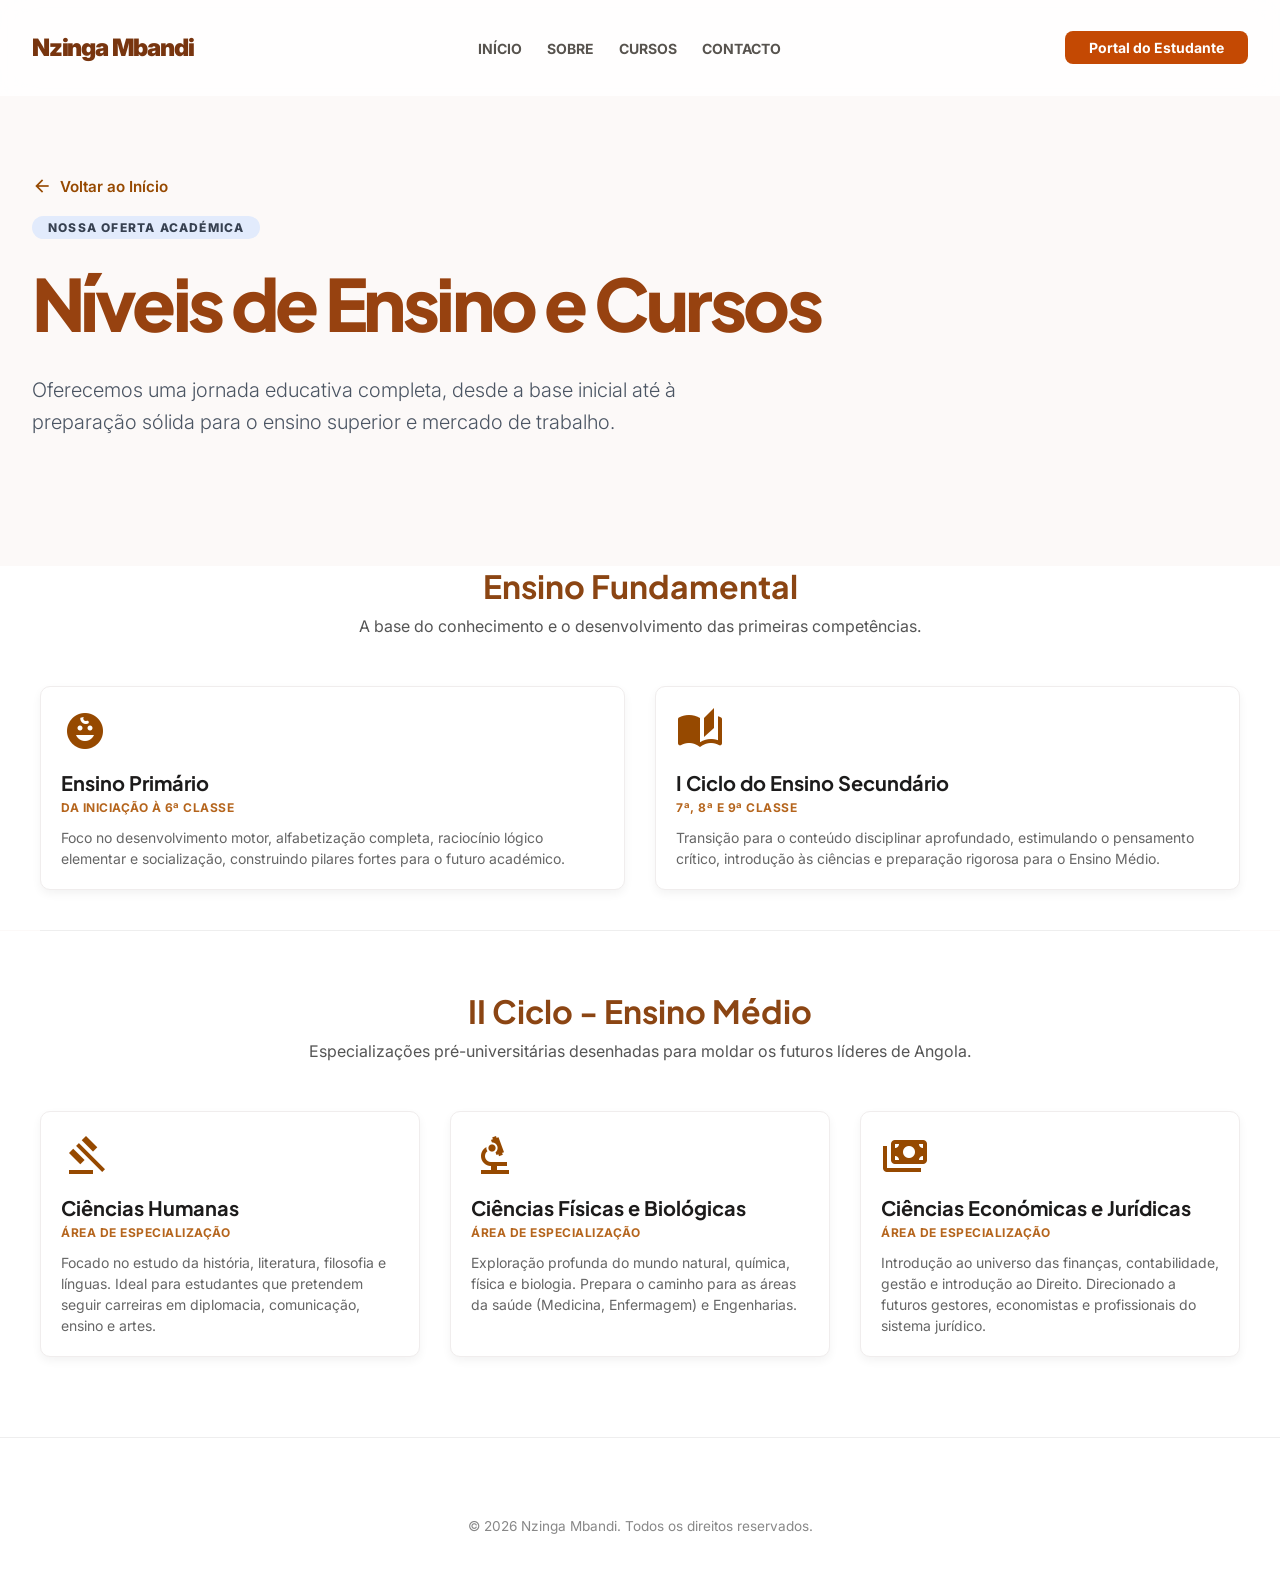
<file: cursos.html>
<!DOCTYPE html>
<html lang="pt-br">
<head>
    <meta charset="UTF-8">
    <meta name="viewport" content="width=device-width, initial-scale=1.0">
    <title>Nossos Cursos - Portal Nzinga</title>
    <link rel="stylesheet" href="https://fonts.googleapis.com/css2?family=Material+Symbols+Outlined:opsz,wght,FILL,GRAD@20..48,100..700,0..1,-50..200" />
    <link rel="stylesheet" href="style.css">
</head>
<body>

    <header>
        <nav class="menu">
            <div class="menu_logo">Nzinga Mbandi</div>
            <ul class="menu_links">
                <li><a class="menu_item" href="index.html">Início</a></li>
                <li><a class="menu_item" href="index.html#valores_missao">Sobre</a></li>
                <li><a class="menu_item" href="cursos.html">Cursos</a></li>
                <li><a class="menu_item" href="index.html#contacto_section">Contacto</a></li>
            </ul>
            <div class="menu_acao">
                <button class="btn_portal">Portal do Estudante</button>
            </div>
        </nav>
    </header>

    <main>
        <section class="destaque">
            <div class="container_destaque">
                <div class="conteudo_destaque">
                    <a href="index.html" style="display: inline-flex; align-items: center; gap: 8px; color: var(--primary); text-decoration: none; font-weight: 600; margin-bottom: 20px; font-size: 0.95rem;">
                        <span class="material-symbols-outlined" style="font-size: 20px;">arrow_back</span> 
                        Voltar ao Início
                    </a>
                    <br>
                    <span class="etiqueta">Nossa Oferta Académica</span>
                    <h1 class="titulo_destaque">Níveis de Ensino e Cursos</h1>
                    <p class="descricao_destaque">
                        Oferecemos uma jornada educativa completa, desde a base inicial até à preparação sólida para o ensino superior e mercado de trabalho.
                    </p>
                </div>
            </div>
        </section>

        <section class="lideranca" style="padding-top: 0; padding-bottom: 40px;">
            <h2 class="titulo">Ensino Fundamental</h2>
            <p class="subtitulo">A base do conhecimento e o desenvolvimento das primeiras competências.</p>
            
            <div class="cards_lideranca">
                <div class="card">
                    <span class="material-symbols-outlined icon" style="font-size: 48px; color: var(--primary); margin-bottom: 15px;">child_care</span>
                    <h3>Ensino Primário</h3>
                    <span class="cargo">Da Iniciação à 6ª Classe</span>
                    <p>Foco no desenvolvimento motor, alfabetização completa, raciocínio lógico elementar e socialização, construindo pilares fortes para o futuro académico.</p>
                </div>

                <div class="card">
                    <span class="material-symbols-outlined icon" style="font-size: 48px; color: var(--primary); margin-bottom: 15px;">auto_stories</span>
                    <h3>I Ciclo do Ensino Secundário</h3>
                    <span class="cargo">7ª, 8ª e 9ª Classe</span>
                    <p>Transição para o conteúdo disciplinar aprofundado, estimulando o pensamento crítico, introdução às ciências e preparação rigorosa para o Ensino Médio.</p>
                </div>
            </div>
        </section>

        <hr style="border: 0; height: 1px; background: #eee; max-width: 1200px; margin: 0 auto;" />

        <section class="lideranca" style="padding-top: 60px;">
            <h2 class="titulo">II Ciclo - Ensino Médio</h2>
            <p class="subtitulo">Especializações pré-universitárias desenhadas para moldar os futuros líderes de Angola.</p>
            
            <div class="cards_lideranca">
                <div class="card">
                    <span class="material-symbols-outlined icon" style="font-size: 48px; color: var(--primary); margin-bottom: 15px;">gavel</span>
                    <h3>Ciências Humanas</h3>
                    <span class="cargo">Área de Especialização</span>
                    <p>Focado no estudo da história, literatura, filosofia e línguas. Ideal para estudantes que pretendem seguir carreiras em diplomacia, comunicação, ensino e artes.</p>
                </div>

                <div class="card">
                    <span class="material-symbols-outlined icon" style="font-size: 48px; color: var(--primary); margin-bottom: 15px;">biotech</span>
                    <h3>Ciências Físicas e Biológicas</h3>
                    <span class="cargo">Área de Especialização</span>
                    <p>Exploração profunda do mundo natural, química, física e biologia. Prepara o caminho para as áreas da saúde (Medicina, Enfermagem) e Engenharias.</p>
                </div>

                <div class="card">
                    <span class="material-symbols-outlined icon" style="font-size: 48px; color: var(--primary); margin-bottom: 15px;">payments</span>
                    <h3>Ciências Económicas e Jurídicas</h3>
                    <span class="cargo">Área de Especialização</span>
                    <p>Introdução ao universo das finanças, contabilidade, gestão e introdução ao Direito. Direcionado a futuros gestores, economistas e profissionais do sistema jurídico.</p>
                </div>
            </div>
        </section>
    </main>

    <footer class="footer_principal">
        <div class="footer_bottom" style="margin-top: 0; padding-top: 0; border-top: none; text-align: center;">
            <p>&copy; 2026 Nzinga Mbandi. Todos os direitos reservados.</p>
        </div>
    </footer>

    <script>
        document.addEventListener('DOMContentLoaded', () => {
            const btnPortal = document.querySelector('.btn_portal');
            const menuLinks = document.querySelector('.menu_links');
            const menuItems = document.querySelectorAll('.menu_item');

            if (btnPortal && menuLinks) {
                btnPortal.addEventListener('click', (e) => {
                    if (window.innerWidth <= 768) {
                        if (!menuLinks.classList.contains('active')) {
                            e.preventDefault(); 
                            menuLinks.classList.add('active');
                        } else {
                            menuLinks.classList.remove('active');
                        }
                    }
                });
            }

            menuItems.forEach(item => {
                item.addEventListener('click', () => {
                    if (menuLinks) menuLinks.classList.remove('active');
                });
            });
        });
    </script>

</body>
</html>
</file>
<file: style.css>
@charset "UTF-8";
@import url('https://fonts.googleapis.com/css2?family=Inter:wght@400;700&family=Manrope:wght@500;800&family=Plus+Jakarta+Sans:wght@400;600;800&family=Poppins:wght@300;600&display=swap');

/* ==========================================================================
   RESET E CONFIGURAÇÕES GLOBAIS
   ========================================================================== */
* {  
    margin: 0;
    padding: 0;
    box-sizing: border-box;
    font-family: 'Inter', sans-serif;
}

:root {
    --primary: #964900;
    --on-primary: #ffffff;
    --background: #fcf9f8;
    --on-background: #1c1b1b;
    --surface-container: #f0eded;
    --tertiary-fixed: #c9e6ff;
    --on-tertiary-fixed: #001e2f;
    --on-surface-variant: #564336;
    
    --font-headline: 'Plus Jakarta Sans', sans-serif;
    --font-body: 'Inter', sans-serif;
}

body {
    background-color: var(--background);
    color: var(--on-background);
}

/* Configurações globais de Ícones */
.material-symbols-outlined {
    font-variation-settings: 'FILL' 1, 'wght' 400, 'GRAD' 0, 'opsz' 24;
}

/* ==========================================================================
   MENU / NAVIGATION (Com Glassmorphism)
   ========================================================================== */
.menu {
    display: flex;
    justify-content: space-between;
    align-items: center;
    padding: 0 2rem;
    max-width: 100%;
    margin: 0 auto;
    height: 6rem;
    position: sticky;
    top: 0;
    z-index: 1000;
    background-color: rgba(255, 255, 255, 0.8); 
    backdrop-filter: blur(16px);              
    -webkit-backdrop-filter: blur(16px);       
    border-bottom: 1px solid rgba(255, 255, 255, 0.1); 
}

.menu_logo {
    font-size: 1.5rem;
    font-weight: 900;
    color: #78350f;    
    letter-spacing: -0.05em;
}

.menu_links {
    display: flex;
    list-style: none;
    gap: 25px;
}

.menu_item {
    text-decoration: none;
    font-size: 0.875rem;
    text-transform: uppercase;
    font-weight: 700;
    color: #57534e;   
    transition: color 0.3s ease;
}

.menu_item:hover {
    color: var(--primary);    
}

.menu_acao {
    display: flex;
    align-items: center;
    gap: 1rem;
}

.btn_portal {
    background-color: #c44903; 
    color: white;
    padding: 0.5rem 1.5rem;
    border-radius: 0.5rem;
    font-weight: 700;
    font-size: 0.875rem;
    border: none;
    cursor: pointer;
    transition: filter 0.3s;
}

.btn_portal:hover {
    filter: brightness(1.1);
}

/* ==========================================================================
   SEÇÃO HERO (DESTAQUE)
   ========================================================================== */
.destaque {
    position: relative;
    overflow: hidden;
    padding: 5rem 0 8rem 0; 
}

.container_destaque {
    max-width: 1280px;    
    margin: 0 auto;
    padding: 0 2rem;      
    display: grid;
    grid-template-columns: repeat(12, 1fr); 
    gap: 2rem;            
    align-items: end;
}

.conteudo_destaque {
    grid-column: span 12; 
}

.etiqueta {
    display: inline-block;
    padding: 0.25rem 1rem;
    background-color: #e2ebfc;
    color: #374151;
    border-radius: 9999px;
    font-size: 0.75rem;
    font-weight: 800;
    letter-spacing: 0.1em;
    text-transform: uppercase;
    margin-bottom: 1.5rem;
}

.titulo_destaque {
    font-family: var(--font-headline);
    font-size: 3.2rem; 
    font-weight: 800;
    line-height: 1.1;
    letter-spacing: -0.05em;
    color: #974210;
    margin-bottom: 2rem;
}

.descricao_destaque {
    font-size: 1.25rem;
    color: #4b5563;
    max-width: 42rem;
    line-height: 1.6;
    font-weight: 300;
}

/* ==========================================================================
   SEÇÃO RAINHA NZINGA (CONTEÚDO LADO A LADO)
   ========================================================================== */
.nzinga {
    display: flex;
    flex-direction: row;         
    align-items: center;         
    justify-content: space-between; 
    gap: 40px;                   
    max-width: 1100px;           
    margin: 40px auto;           
    padding: 30px;
    background-color: #f9f9f9;   
    border-radius: 12px;          
}

.txt_nzinga {
    flex: 1;                     
}

.txt_nzinga p {
    font-size: 16px;
    line-height: 1.7;            
    color: #333333;
    text-align: justify;         
}

.img_nzinga {
    flex: 1;                     
    max-width: 450px;            
    display: flex;
    justify-content: center;     
}

.img_nzinga img {
    width: 100%;                 
    height: auto;                
    border-radius: 8px;          
    box-shadow: 0 4px 12px rgba(0, 0, 0, 0.1); 
}

/* ==========================================================================
   SEÇÃO HISTÓRIA (GRID)
   ========================================================================== */
.historia {
    padding: 80px 40px;
    background: #f5f5f5;
}
  
.historia_container {
    display: grid;
    grid-template-columns: 1fr 1fr;
    gap: 40px;
    max-width: 1100px;
    margin: 0 auto;
    align-items: center;
}
  
.historia_img {
    position: relative;
}
  
.historia_img img {
    width: 100%;
    border-radius: 10px;
}
  
.badge_historia {
    position: absolute;
    bottom: -20px;
    right: 20px;
    background: #8b4513;
    color: white;
    padding: 20px;
    border-radius: 8px;
    text-align: center;
    transition: 0.3s ease;
}

.badge_historia:hover {
    background-color: #c24700;
}
  
.badge_historia h2 {
    margin: 0;
    font-size: 28px;
}
  
.badge_historia span {
    font-size: 12px;
}
  
.historia_conteudo h2 {
    font-family: var(--font-headline);
    font-size: 32px;
    color: #8b4513;
    margin-bottom: 15px;
}
  
.historia_conteudo p {
    color: #555;
    margin-bottom: 30px;
    line-height: 1.6;
}
  
.mini_card {
    display: flex;
    gap: 15px;
    background: #eee;
    padding: 20px;
    border-radius: 10px;
    margin-bottom: 15px;
    transition: 0.3s ease;
}
  
.icon {
    font-size: 25px;
    color: var(--primary);
}
  
.mini_card h4 {
    font-family: var(--font-headline);
    margin-bottom: 5px;
}
  
.mini_card p {
    font-size: 14px;
    margin: 0;
    text-align: justify;
}

.mini_card:hover {
    background-color: #ffdbc567;
}

/* ==========================================================================
   SEÇÃO LIDERANÇA
   ========================================================================== */
.lideranca {
    text-align: center;
    padding: 80px 20px;
    background: #ffffff;
}
  
.titulo {
    font-family: var(--font-headline);
    font-size: 32px;
    color: #8b4513;
    margin-bottom: 10px;
}
  
.subtitulo {
    font-size: 16px;
    color: #555;
    margin-bottom: 50px;
}
  
.cards_lideranca {
    display: grid;
    grid-template-columns: repeat(auto-fit, minmax(250px, 1fr));
    gap: 30px;
    max-width: 1200px;
    margin: 0 auto;
}
  
.card {
    background: white;
    border-radius: 10px;
    padding: 20px;
    text-align: left;
    box-shadow: 0 4px 10px rgba(0,0,0,0.05);
    transition: 0.3s ease;
    border: 1px solid #f0eded;
}
  
.card:hover {
    transform: translateY(-5px);
    box-shadow: 0 10px 20px rgba(0,0,0,0.1);
}
  
.card img {
    width: 100%;
    height: 280px;
    object-fit: cover;
    border-radius: 8px;
    margin-bottom: 15px;
}
  
.card h3 {
    font-family: var(--font-headline);
    font-size: 1.25rem;
    margin-bottom: 5px;
}
  
.cargo {
    display: block;
    font-size: 12px;
    font-weight: 700;
    color: #b5651d;
    margin-bottom: 12px;
    text-transform: uppercase;
    letter-spacing: 0.5px;
}
  
.card p {
    font-size: 14px;
    color: #666;
    line-height: 1.5;
}

/* ==========================================================================
   SEÇÃO ALUNOS
   ========================================================================== */
.alunos {
    padding: 80px 20px;
    max-width: 100%;
    text-align: center;
    position: relative;
    /* Padrão de fundo usando marca d'água */
    background-image: 
        linear-gradient(rgba(252, 249, 248, 0.96), rgba(252, 249, 248, 0.96)), 
        url('imagens/LOGO.jpg');
    background-position: center;
    background-repeat: repeat;
    background-size: 100px;
}

.alunos h2 {
    font-family: var(--font-headline);
    color: var(--primary);
    font-size: 2.5rem;
    margin-bottom: 15px;
}

.alunos p {
    color: var(--on-surface-variant);
    margin-bottom: 50px;
    font-size: 1.1rem;
}

.galeria_alunos {
    display: grid;
    grid-template-columns: repeat(auto-fit, minmax(220px, 1fr));
    gap: 30px;
    max-width: 1200px;
    margin: 0 auto;
}

.aluno {
    background: white;
    padding: 15px;
    border-radius: 20px;
    transition: all 0.4s ease;
    border: 1px solid rgba(0,0,0,0.05);
    box-shadow: 0 4px 10px rgba(0,0,0,0.02);
}

.aluno:hover {
    transform: translateY(-10px);
    box-shadow: 0 15px 30px rgba(150, 73, 0, 0.15);
}

.aluno img {
    width: 100%;
    aspect-ratio: 1 / 1; 
    object-fit: cover;   
    border-radius: 15px;
}

/* ==========================================================================
   SEÇÃO SERVIÇOS / NOTÍCIAS
   ========================================================================== */
#noticias_section {
    background: #f5f5f5;
    padding: 80px 40px;
}

.titulo_noticias {
    text-align: center;
    font-family: var(--font-headline);
    font-size: 32px;
    font-weight: 800;
    margin-bottom: 10px;
    text-transform: uppercase;
    color: #1a1a1a;
}

.servicos {
    color: #666;
    margin-bottom: 50px;
    text-align: center;
    font-size: 16px;
}

.noticias_container {
    display: flex;
    justify-content: center;
    gap: 30px;
    flex-wrap: wrap;
    max-width: 1200px;
    margin: 0 auto;
}

.noticia_card {
    background: #ffffff;
    width: 320px;
    border-radius: 12px;
    overflow: hidden;
    box-shadow: 0px 6px 16px rgba(0,0,0,0.05);
    transition: 0.3s ease;
}

.noticia_card:hover {
    transform: translateY(-5px);
    box-shadow: 0px 12px 24px rgba(150, 73, 0, 0.1);
}

.noticia_card img {
    width: 100%;
    height: 200px;
    object-fit: cover;
}

.data_noticia {
    display: block;
    margin-top: 15px;
    padding: 0 20px;
    color: #888;
    font-size: 14px;
}

.noticia_card h3 {
    font-family: var(--font-headline);
    padding: 5px 20px 0;
    font-size: 18px;
    font-weight: 700;
}

.noticia_card p {
    padding: 10px 20px 15px;
    color: #555;
    font-size: 14px;
    line-height: 1.6;
}

.btn_noticia {
    display: block;
    margin: 0 20px 20px;
    padding: 10px 18px;
    background: #c24700;
    color: white;
    text-decoration: none;
    font-weight: 600;
    text-align: center;
    border-radius: 8px;
    transition: 0.3s ease;
}

.btn_noticia:hover {
    background-color: var(--primary);
}

/* ==========================================================================
   SEÇÃO CALL TO ACTION (CTA)
   ========================================================================== */
.cta_jornada {
    background-color: var(--primary); 
    padding: 80px 20px;
    text-align: center;
    color: white;
}

.cta_content h2 {
    font-family: var(--font-headline);
    font-size: 2.5rem;
    font-weight: 800;
    margin-bottom: 40px;
    max-width: 700px;
    margin-left: auto;
    margin-right: auto;
    line-height: 1.2;
}

.cta_buttons {
    display: flex;
    justify-content: center;
    gap: 20px;
    flex-wrap: wrap;
}

.btn_primario {
    background-color: white;
    color: var(--primary);
    padding: 15px 35px;
    border-radius: 6px;
    font-weight: 700;
    text-decoration: none;
    transition: 0.3s ease;
}

.btn_secundario {
    background-color: transparent;
    color: white;
    padding: 15px 35px;
    border: 1px solid rgba(255,255,255,0.5);
    border-radius: 6px;
    font-weight: 700;
    text-decoration: none;
    transition: 0.3s ease;
}

.btn_primario:hover { background-color: #f0f0f0; }
.btn_secundario:hover { background-color: rgba(255,255,255,0.1); }

/* ==========================================================================
   FOOTER (RODAPÉ)
   ========================================================================== */
.footer_principal {
    background-color: #ffffff;
    padding: 80px 20px 40px;
    color: #333;
    border-top: 1px solid #eee;
}

.footer_container {
    max-width: 1200px;
    margin: 0 auto;
    display: grid;
    grid-template-columns: 1.5fr 1fr 1fr; 
    gap: 60px;
}

.footer_col h3 {
    font-family: var(--font-headline);
    font-size: 1.5rem;
    margin-bottom: 20px;
    color: #1a1a1a;
}

.footer_col h4 {
    font-family: var(--font-headline);
    font-size: 0.9rem;
    letter-spacing: 1px;
    margin-bottom: 25px;
    color: var(--primary); 
}

.footer_col p {
    font-size: 0.95rem;
    line-height: 1.6;
    color: #666;
    margin-bottom: 25px;
}

.footer_col ul {
    list-style: none;
}

.footer_col ul li {
    margin-bottom: 12px;
    font-size: 0.95rem;
}

.footer_col ul li a {
    text-decoration: none;
    color: #666;
    transition: 0.3s ease;
}

.footer_col ul li a:hover { color: var(--primary); }

.redes_sociais {
    display: flex;
    gap: 15px;
}

.redes_sociais a {
    width: 40px;
    height: 40px;
    background-color: #eee;
    display: flex;
    align-items: center;
    justify-content: center;
    border-radius: 8px;
    text-decoration: none;
    font-size: 18px;
}

.footer_bottom {
    max-width: 1200px;
    margin: 60px auto 0;
    padding-top: 30px;
    border-top: 1px solid #eee;
    text-align: left;
}

.footer_bottom p {
    font-size: 0.85rem;
    color: #888;
    margin-bottom: 5px;
}

/* ==========================================================================
   MEDIA QUERIES (RESPONSIVIDADE CONCENTRADA)
   ========================================================================== */
@media (max-width: 992px) {
    .historia_container {
        grid-template-columns: 1fr; /* Empilha a história no tablet */
    }
}

@media (max-width: 768px) {
    /* Menu */
    .menu {
        padding: 0 1rem;
    }
    .menu_links {
        display: none; /* Esconde links no mobile até adicionar menu hambúrguer */
    }

    /* Hero Destaque */
    .titulo_destaque {
        font-size: 2.2rem;
    }
    
    /* Seção Nzinga Lado a Lado */
    .nzinga {
        flex-direction: column-reverse; 
        text-align: center;
        margin: 20px;
    }
    .txt_nzinga p {
        text-align: center;        
    }
    .img_nzinga {
        max-width: 100%;            
    }

    /* Liderança e Footer */
    .cards_lideranca {
        grid-template-columns: 1fr;
    }
    .footer_container {
        grid-template-columns: 1fr;
        gap: 40px;
    }
    .cta_content h2 { 
        font-size: 1.8rem; 
    }
}

/* Ajustes para telas grandes */
@media (min-width: 768px) {
    .conteudo_destaque {
        grid-column: span 8; 
    }
    .titulo_destaque {
        font-size: 4.5rem; 
    }
}

@media (max-width: 768px) {
    /* Ajuste do container do menu */
    .menu {
        padding: 0 1.5rem;
        height: 5rem;
        position: relative;
    }

    /* Transforma a lista existente num menu expansível que cai do topo */
    .menu_links {
        display: flex;
        flex-direction: column;
        justify-content: center;
        align-items: center;
        gap: 2rem;
        
        /* Posicionamento absoluto logo abaixo do header */
        position: absolute;
        top: 5rem; /* Alinhado com a altura do menu */
        left: 0;
        width: 100%;
        height: 0; /* Começa fechado (sem altura) */
        overflow: hidden;
        
        /* Estética Premium Glassmorphism */
        background-color: rgba(255, 255, 255, 0.96);
        backdrop-filter: blur(20px);
        -webkit-backdrop-filter: blur(20px);
        border-bottom: 1px solid rgba(0, 0, 0, 0.05);
        box-shadow: 0 10px 30px rgba(0, 0, 0, 0.05);
        
        /* Transição suave de abertura */
        transition: height 0.4s cubic-bezier(0.16, 1, 0.3, 1), padding 0.4s ease;
        z-index: 999;
        padding: 0;
    }

    /* Estado Ativo: Quando o menu abre, ganha altura e espaçamento */
    .menu_links.active {
        height: calc(100vh - 5rem); /* Ocupa o resto do ecrã do telemóvel */
        padding: 3rem 0;
    }

    .menu_item {
        font-size: 1.4rem; /* Links maiores no telemóvel para facilitar o clique */
        width: 100%;
        text-align: center;
        display: block;
    }

    /* Pequeno ajuste no botão do portal para não quebrar em ecrãs muito pequenos */
    .btn_portal {
        padding: 0.5rem 1rem;
        font-size: 0.8rem;
    }
}
html {
    scroll-behavior: smooth;
}
</file>
